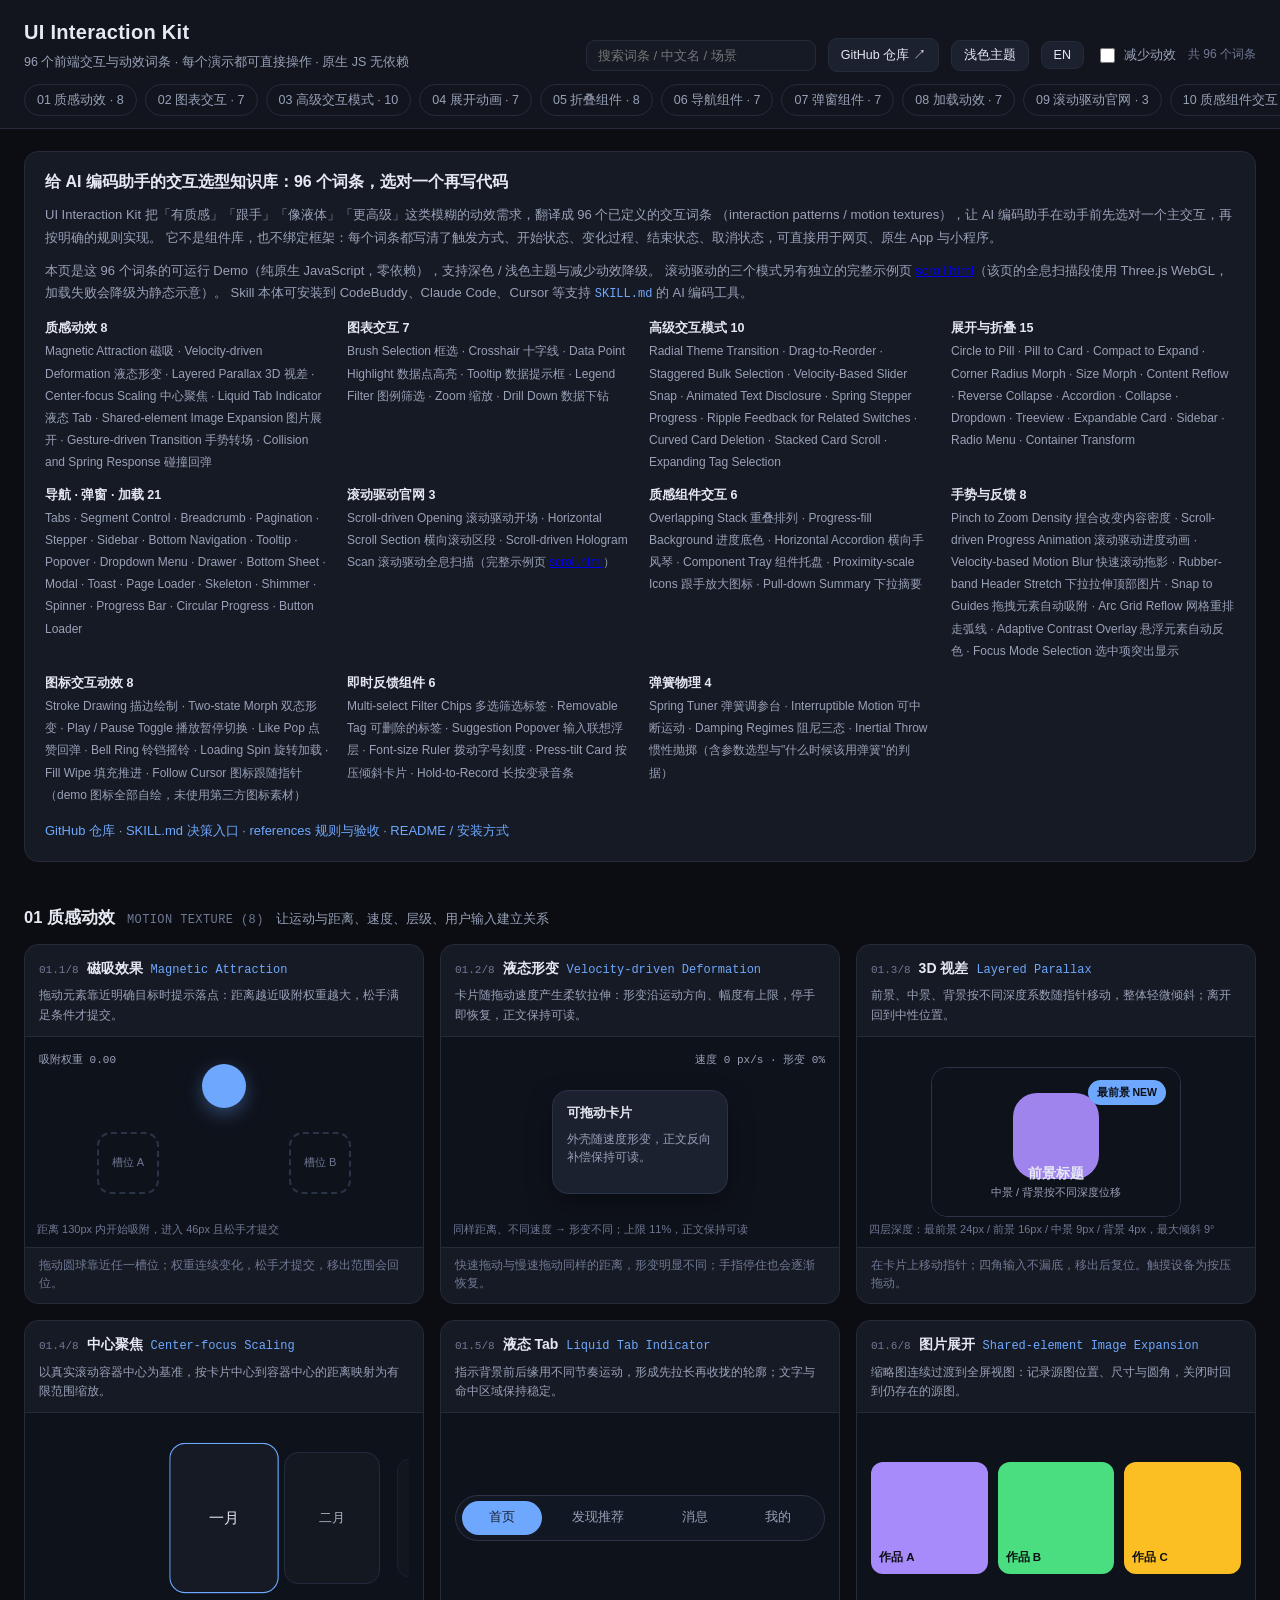
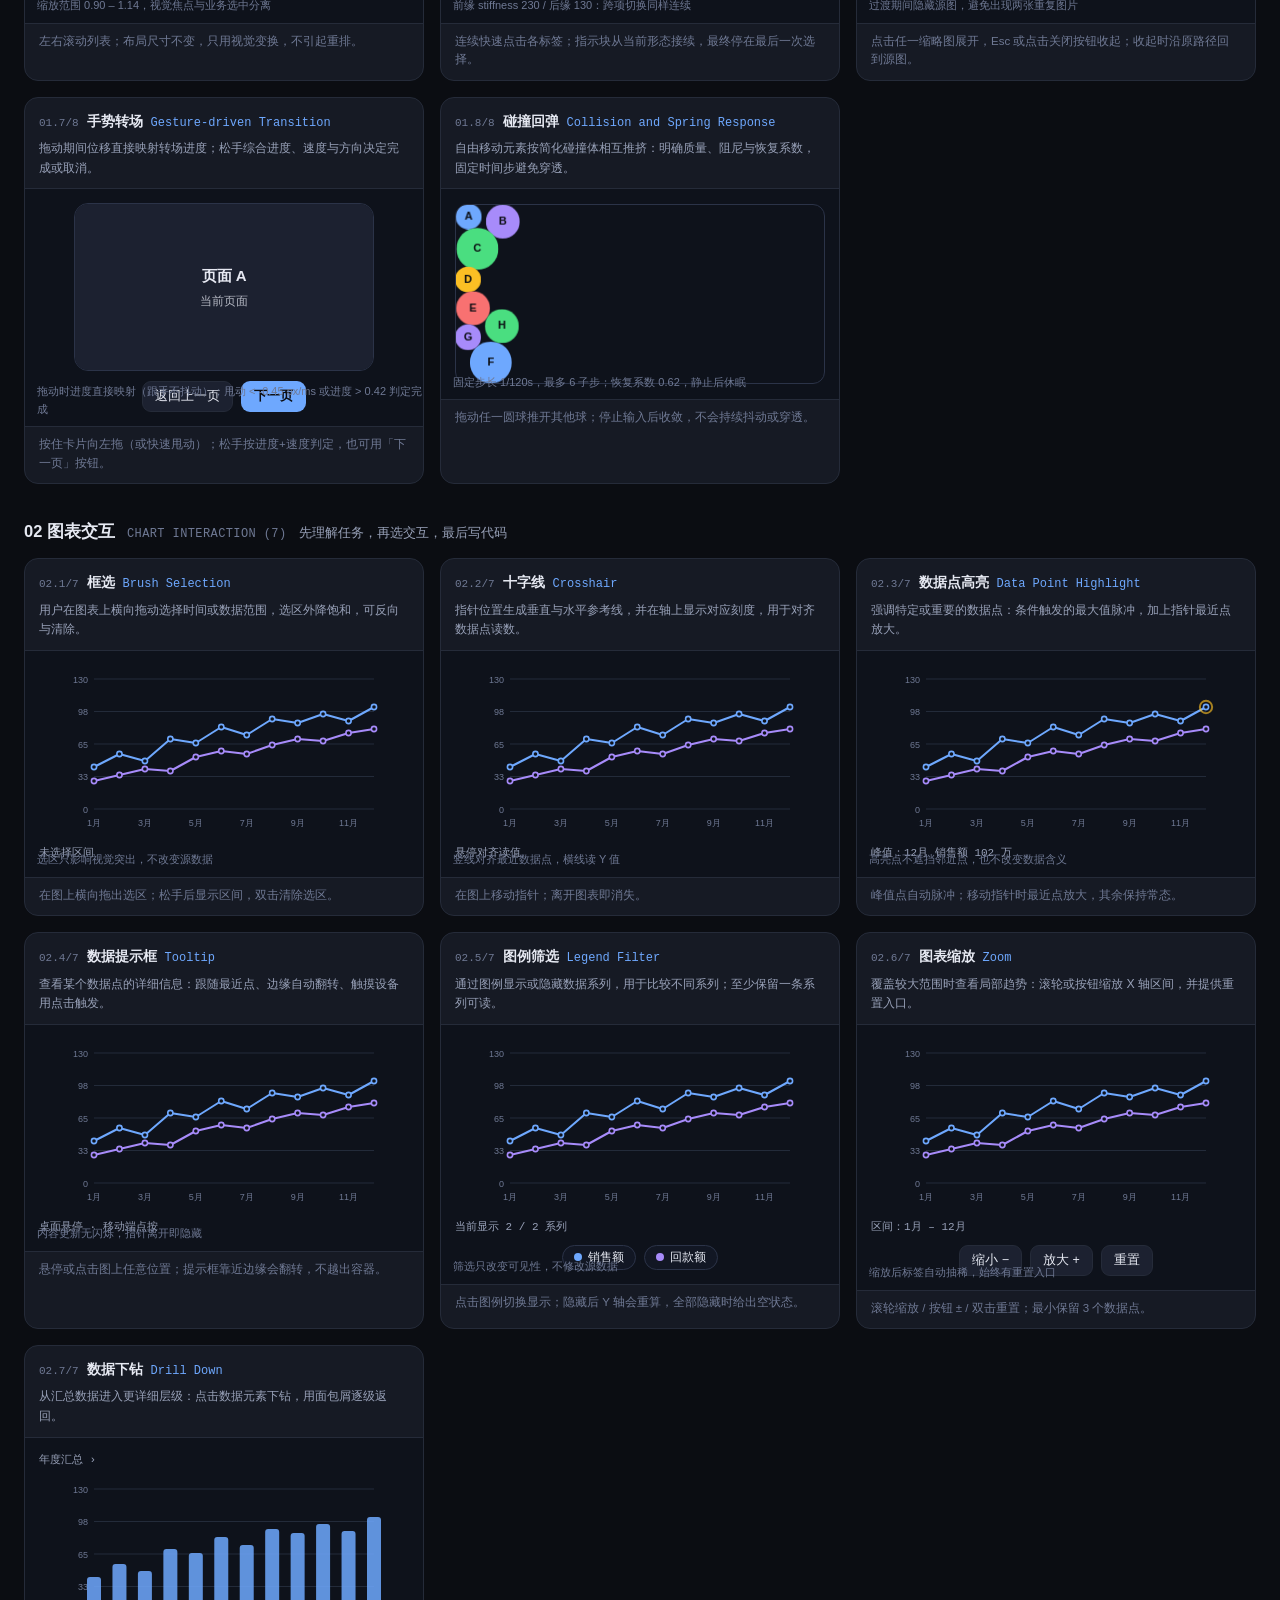
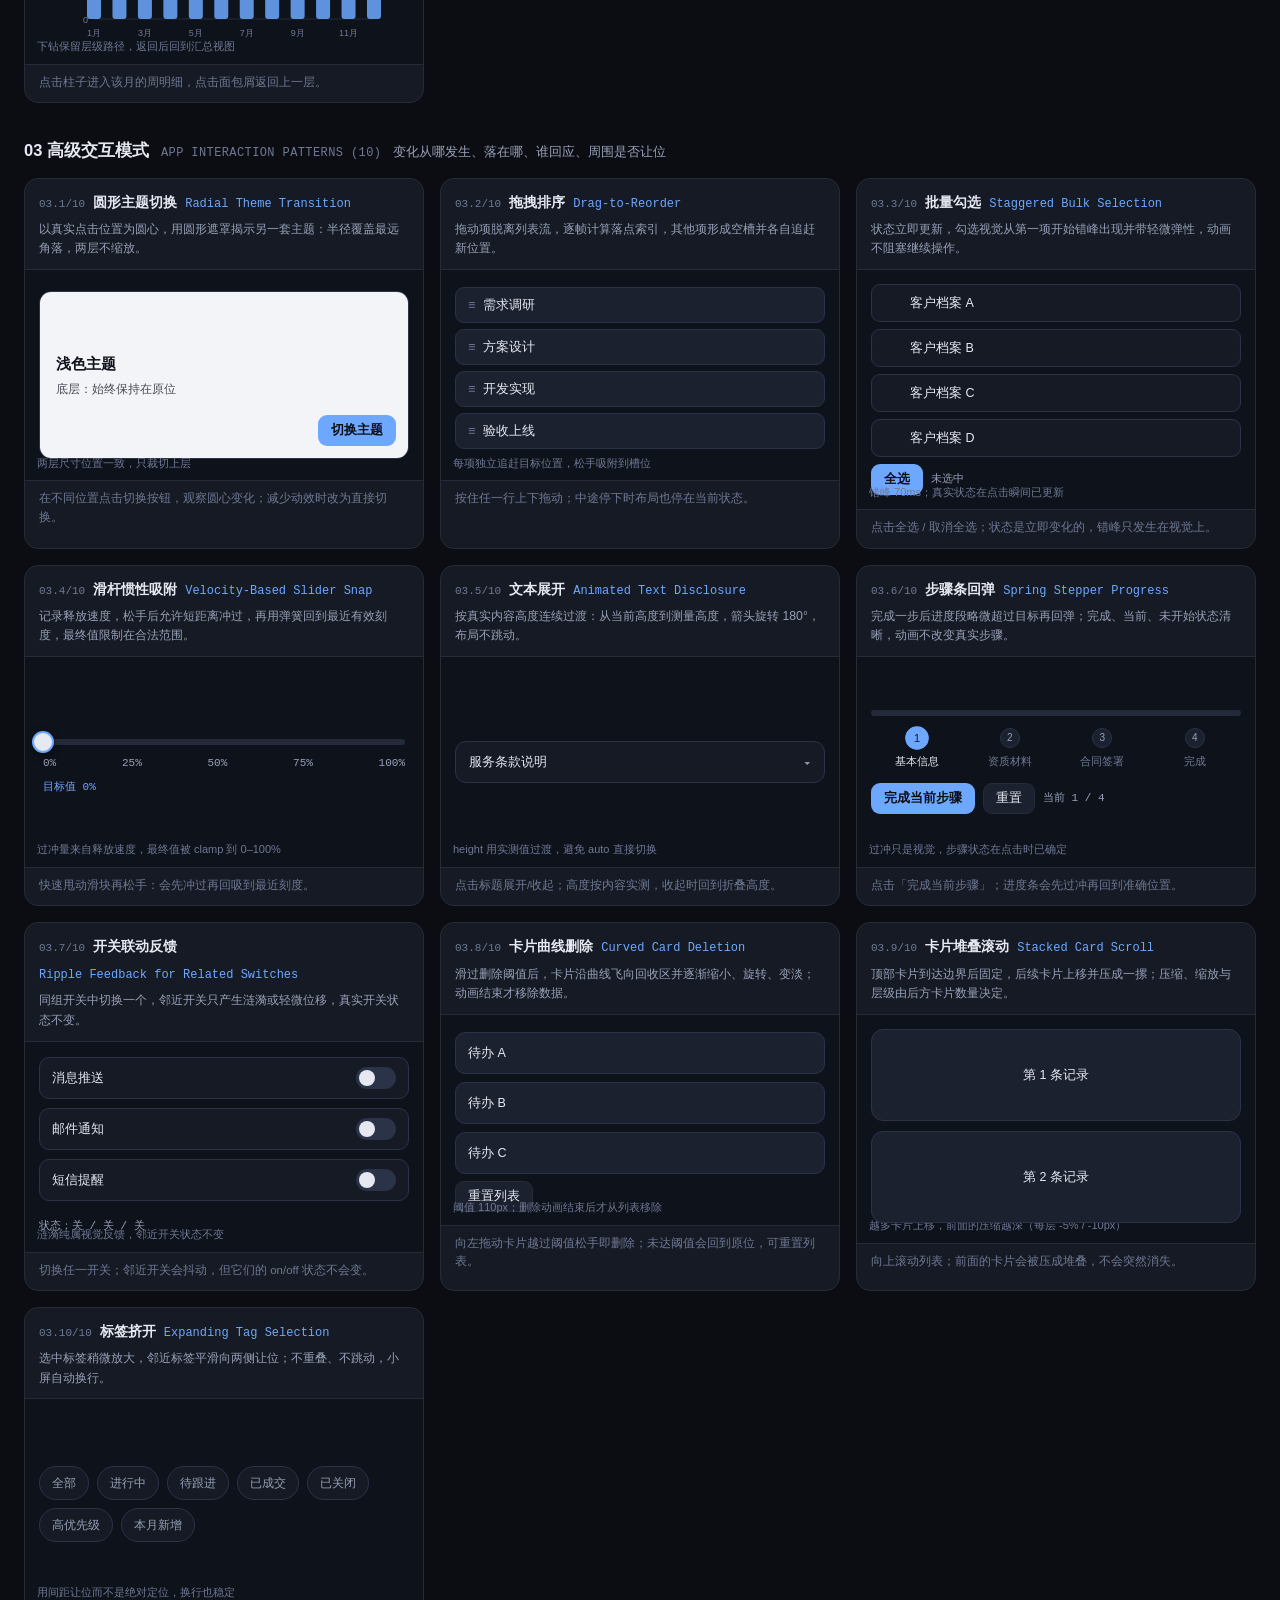
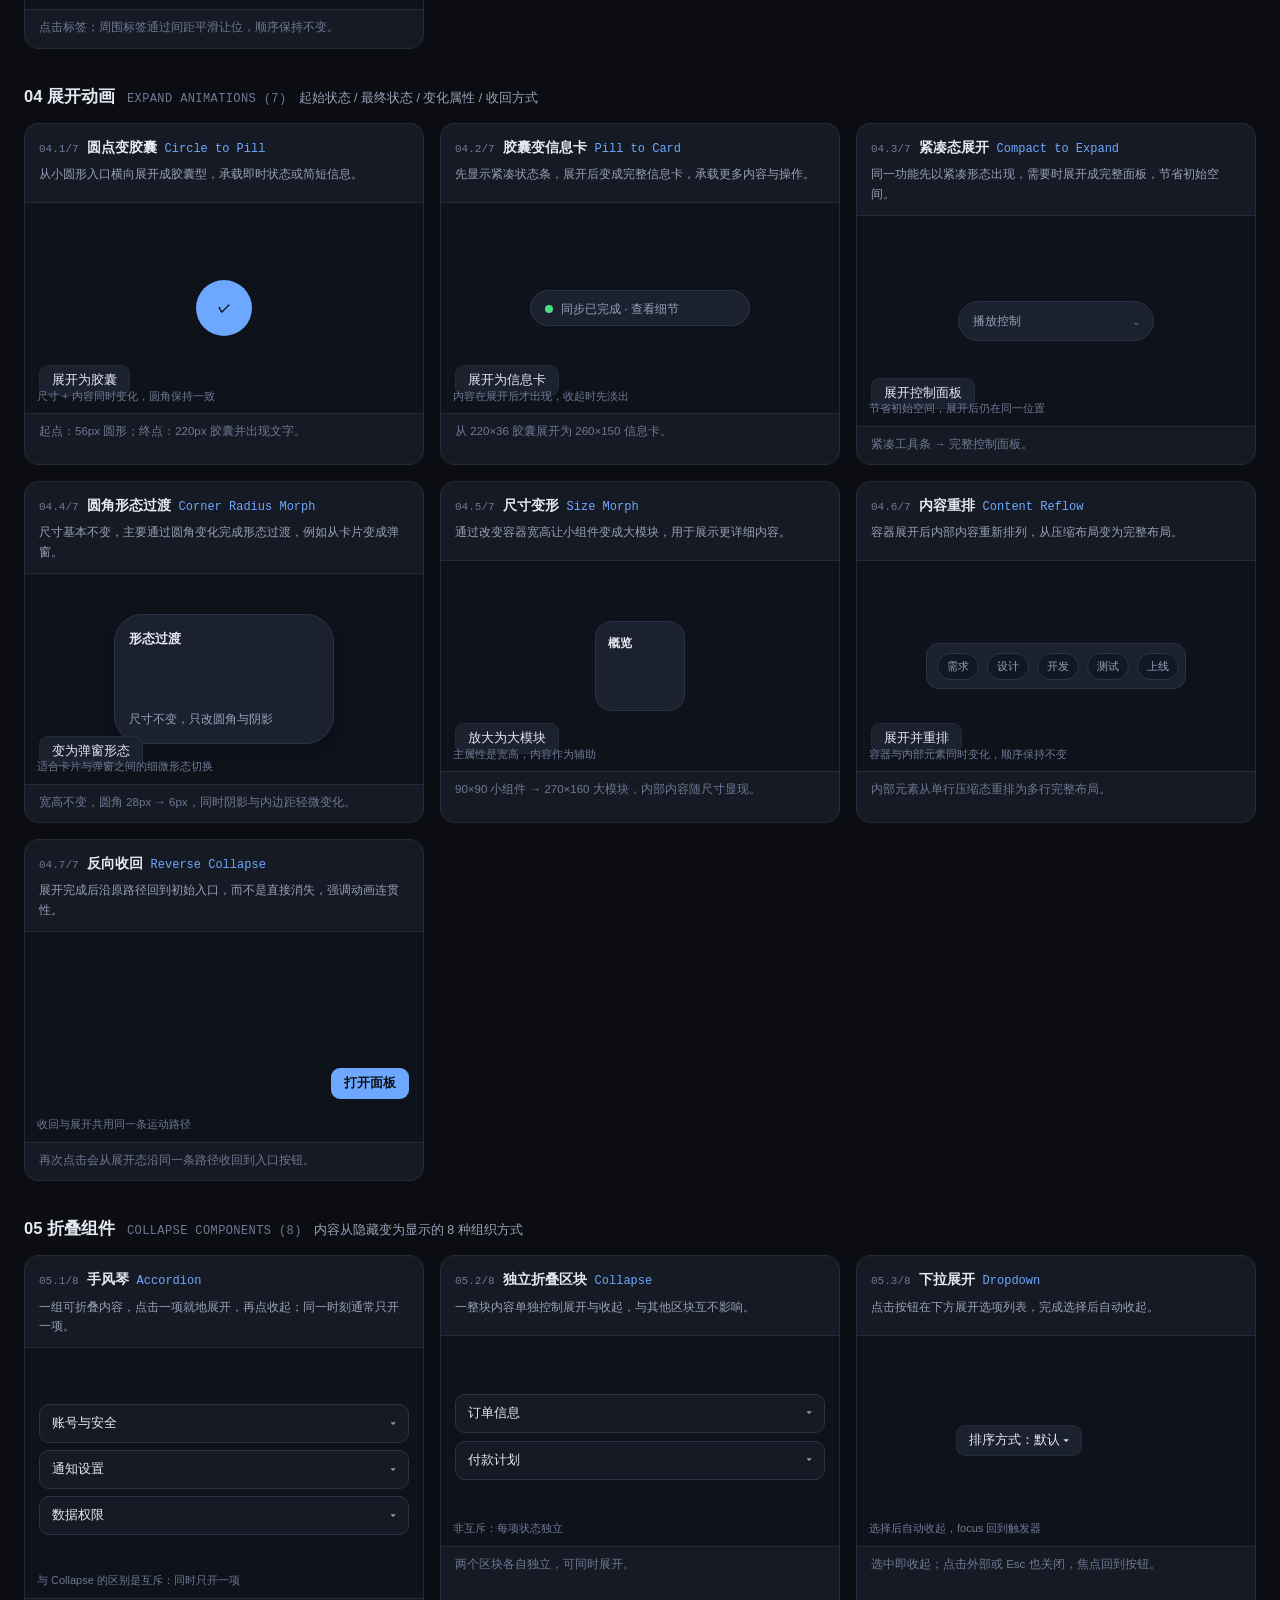
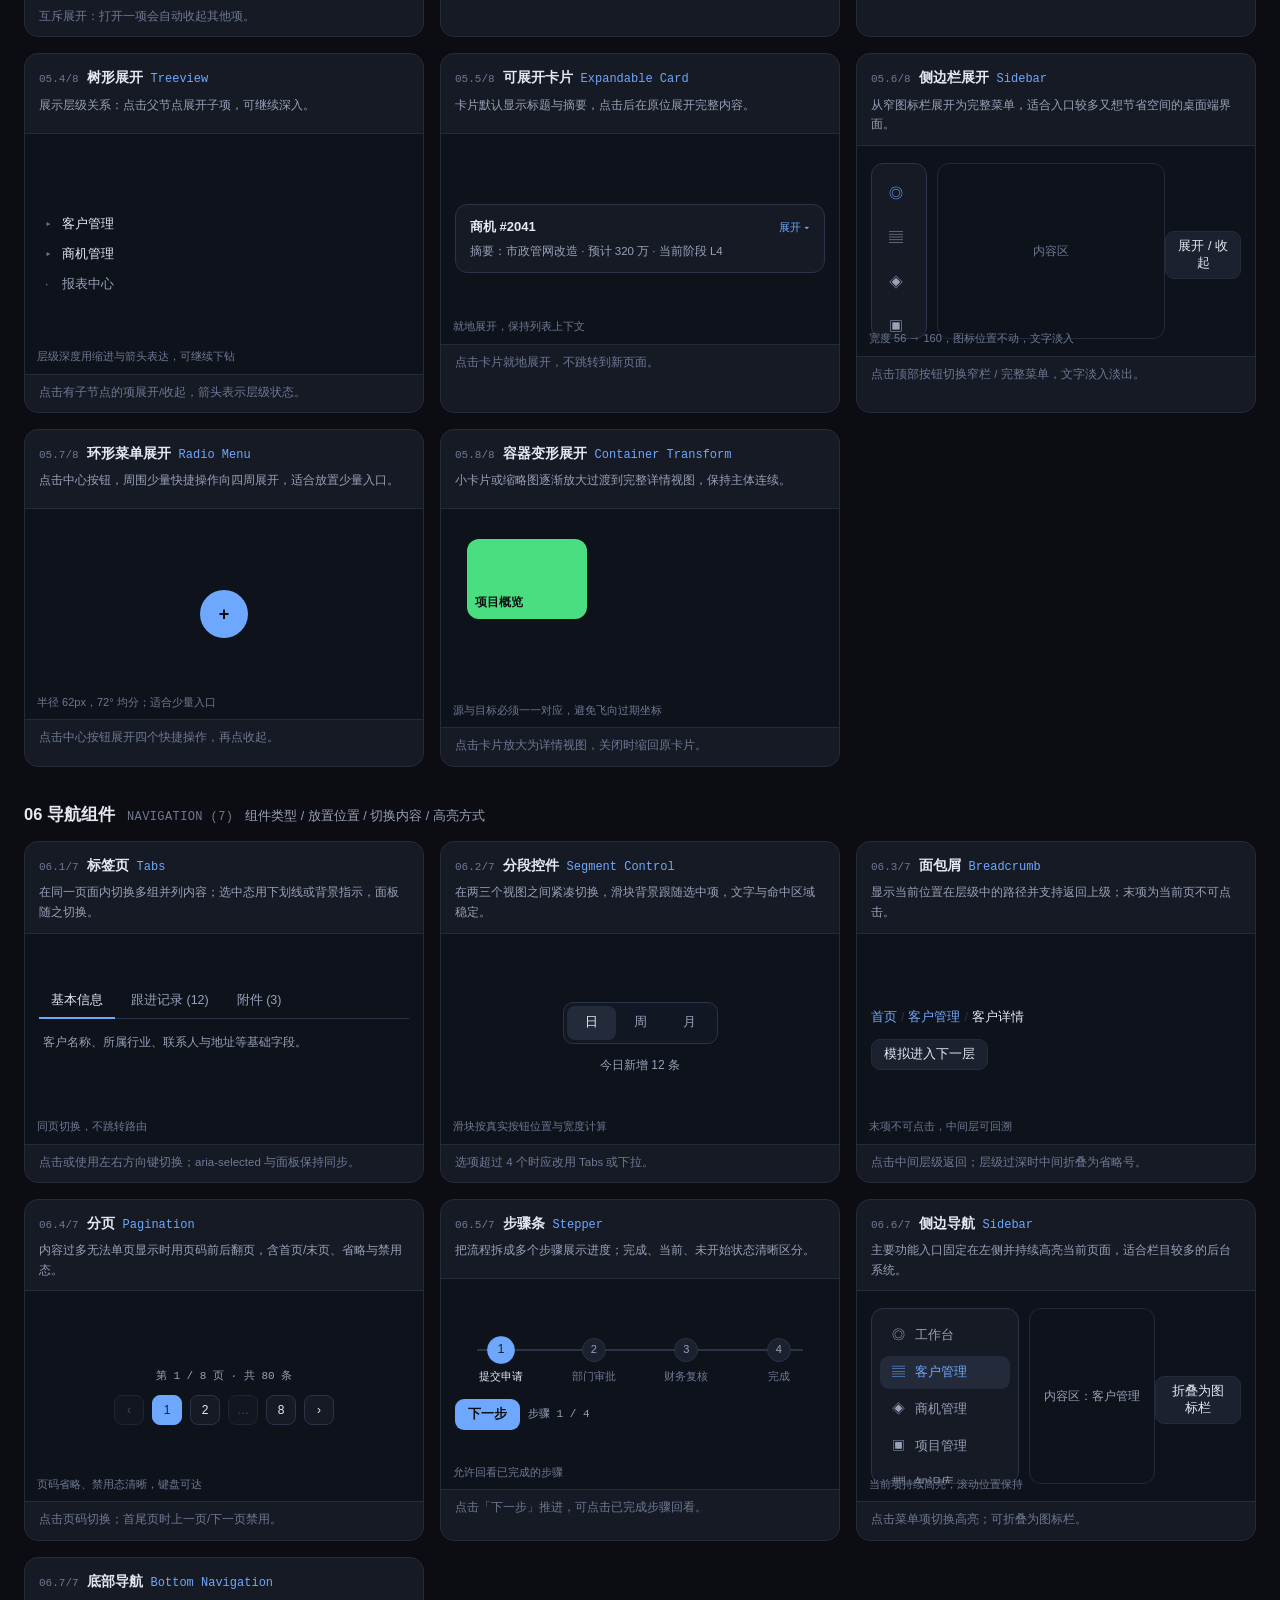
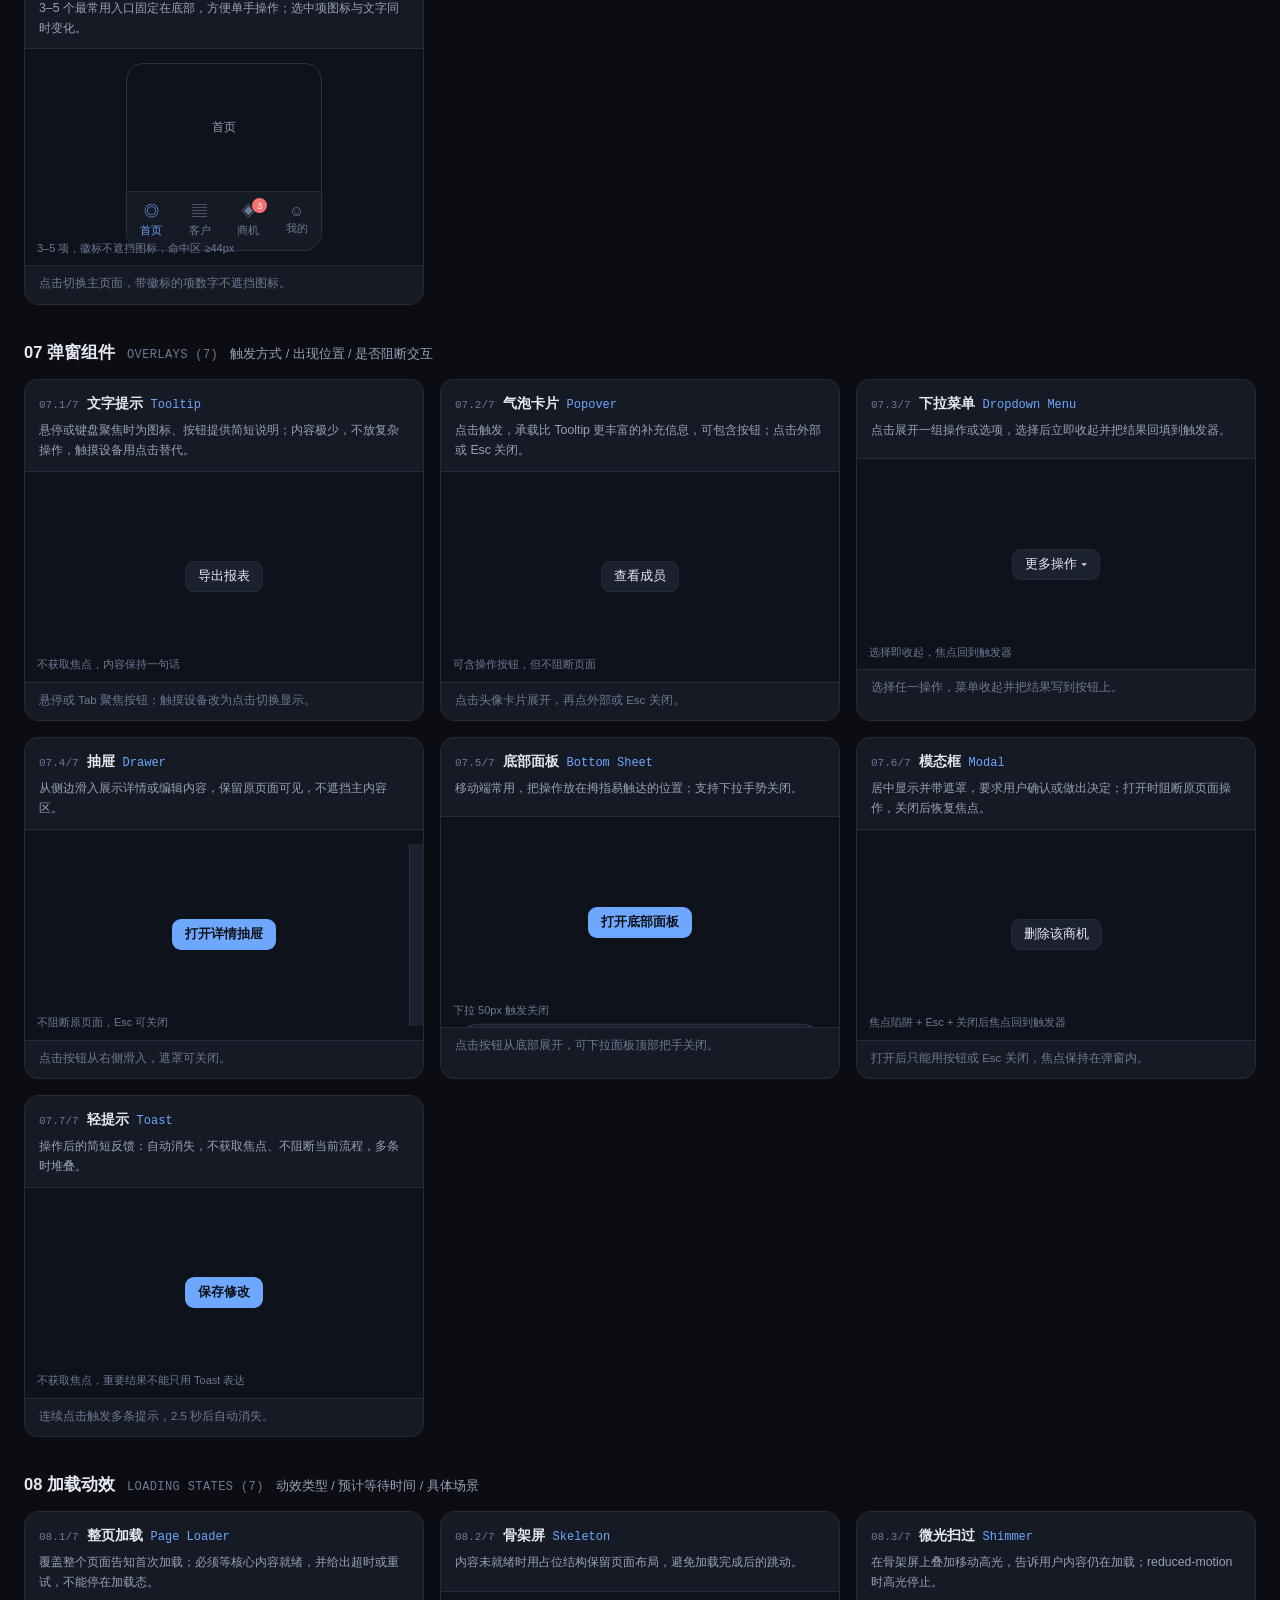
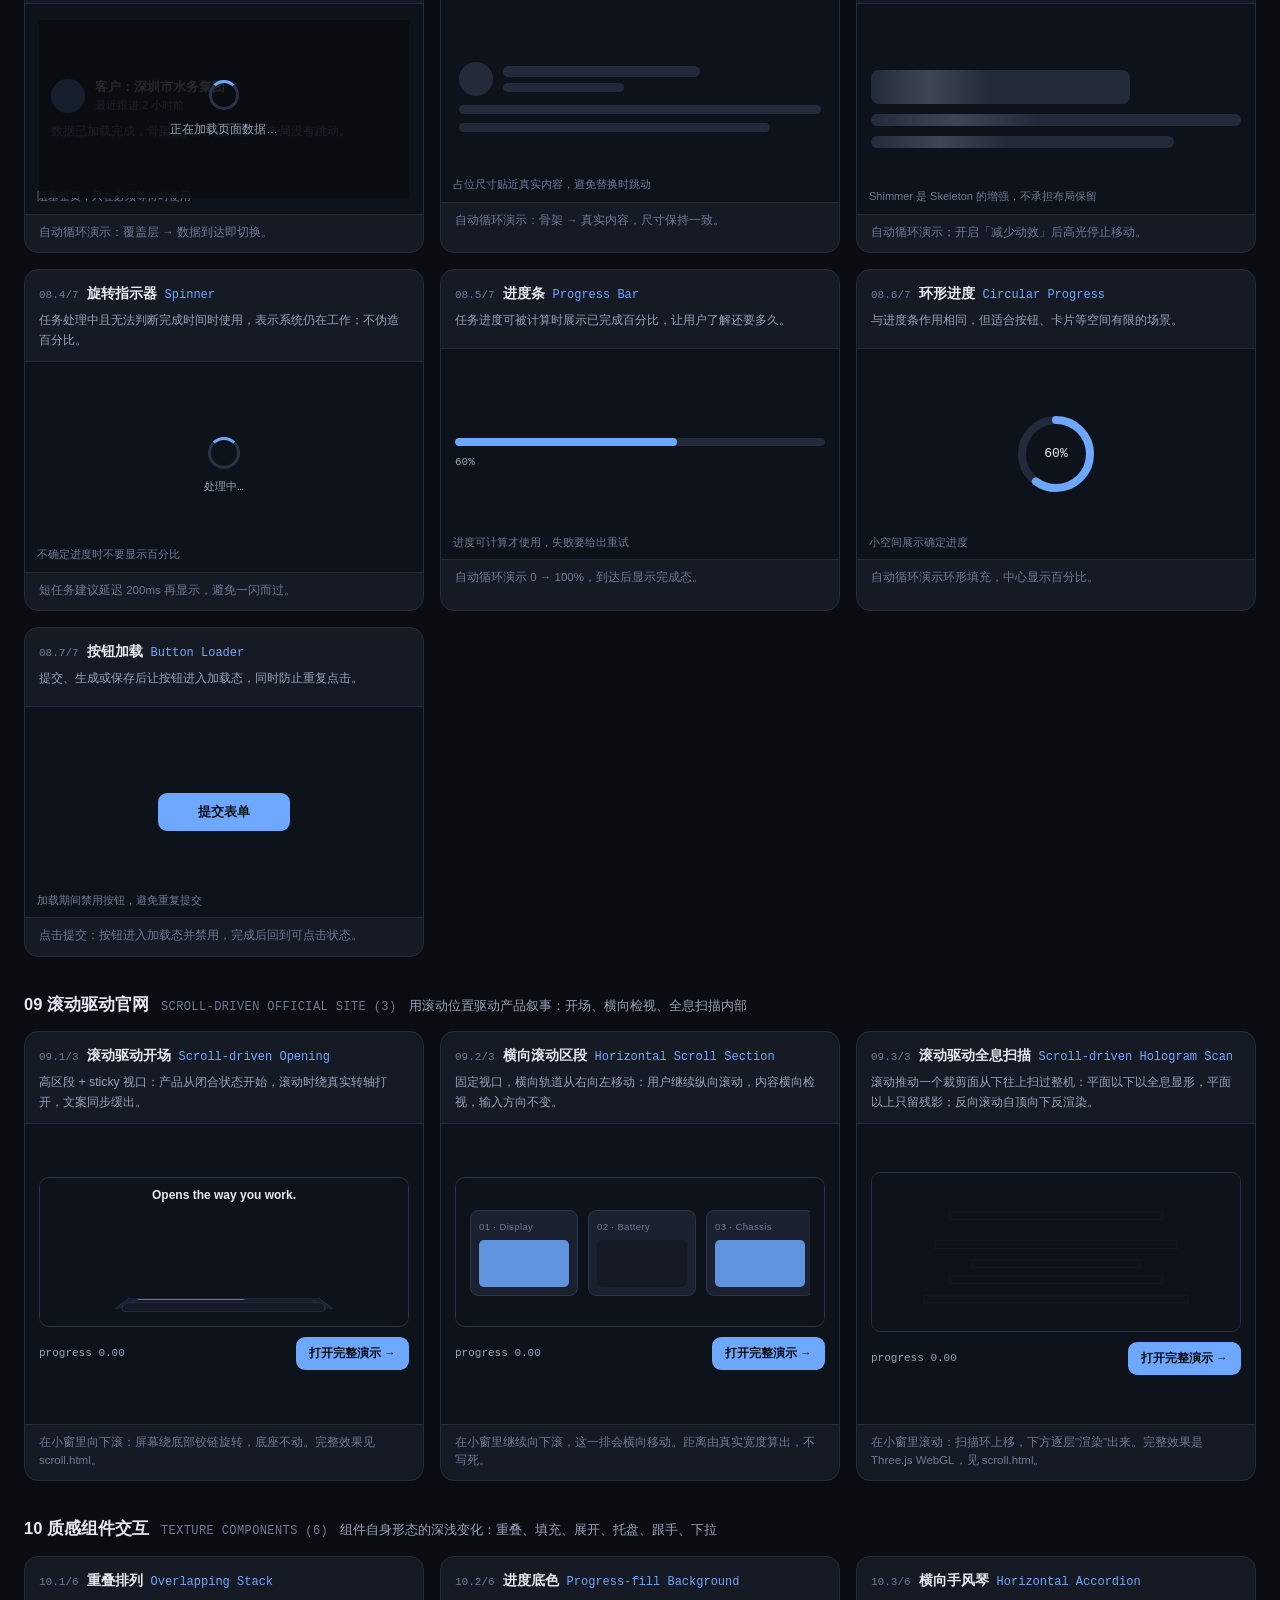
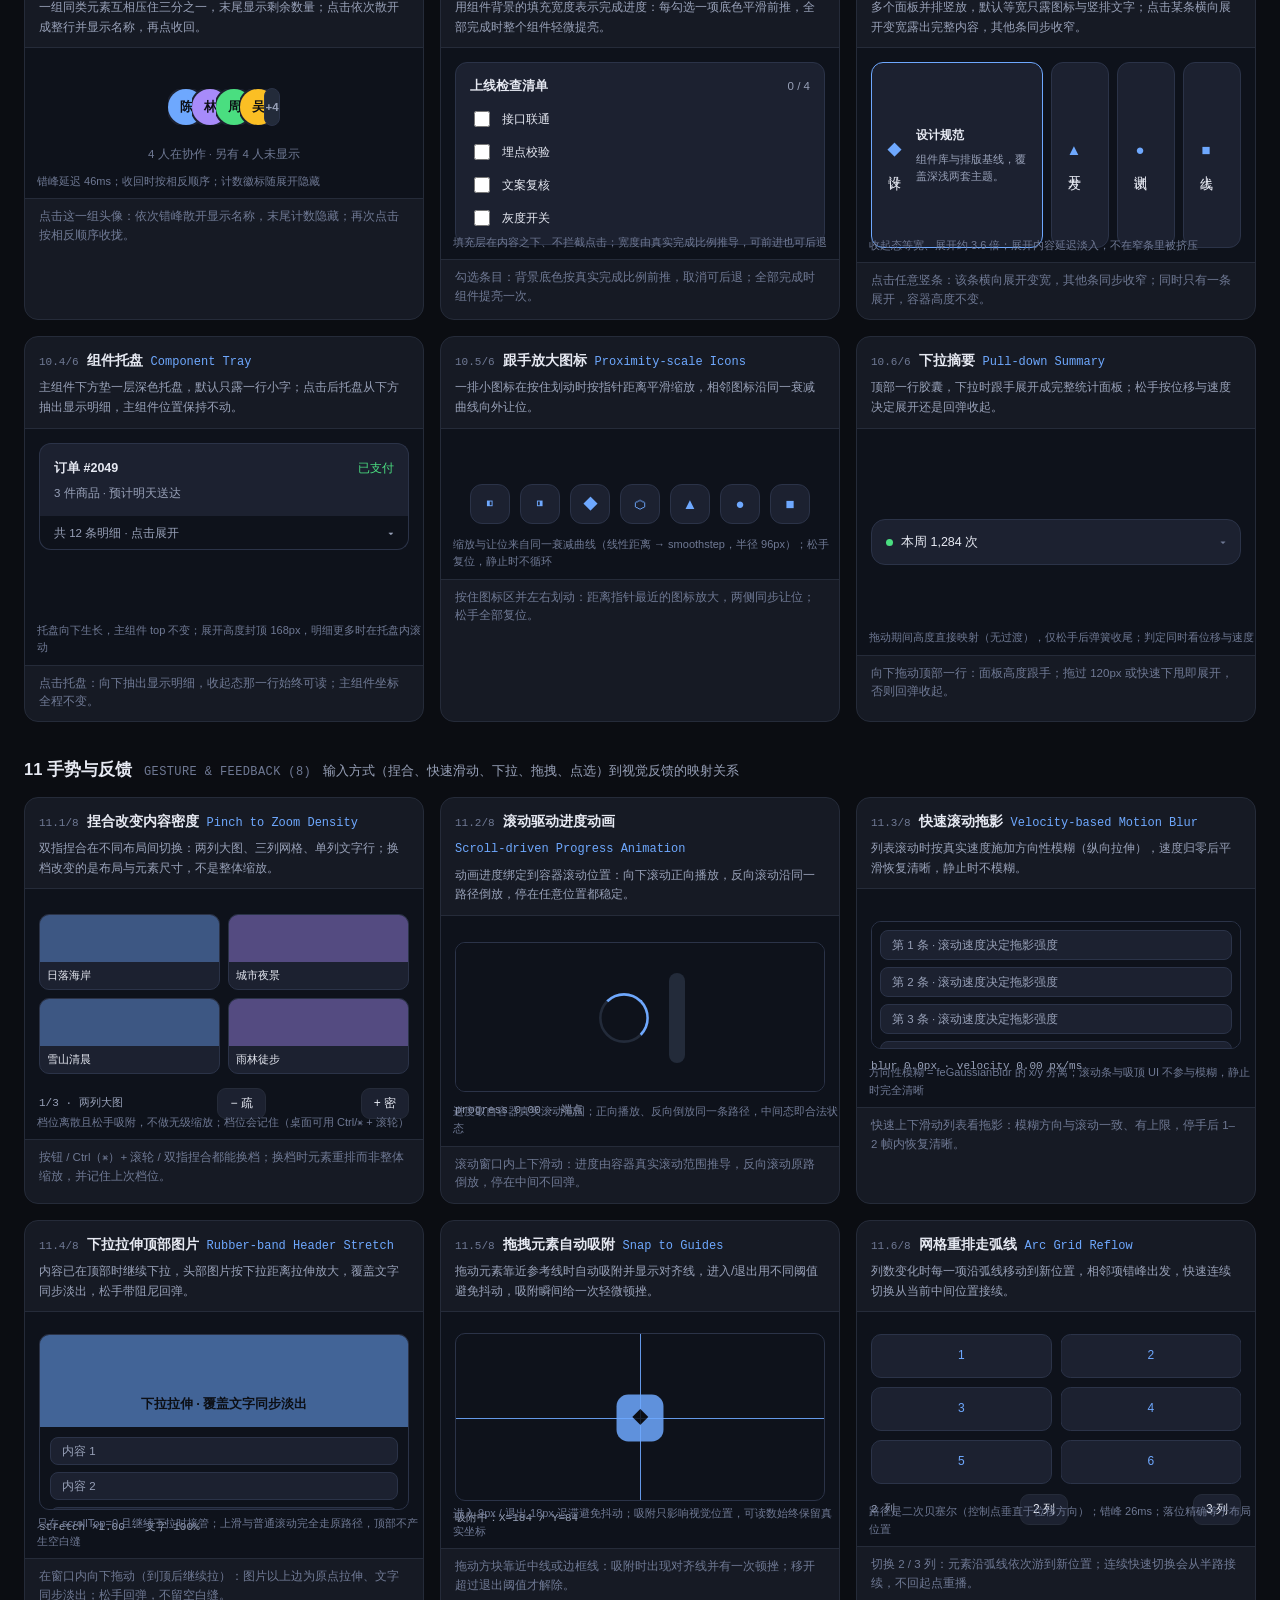
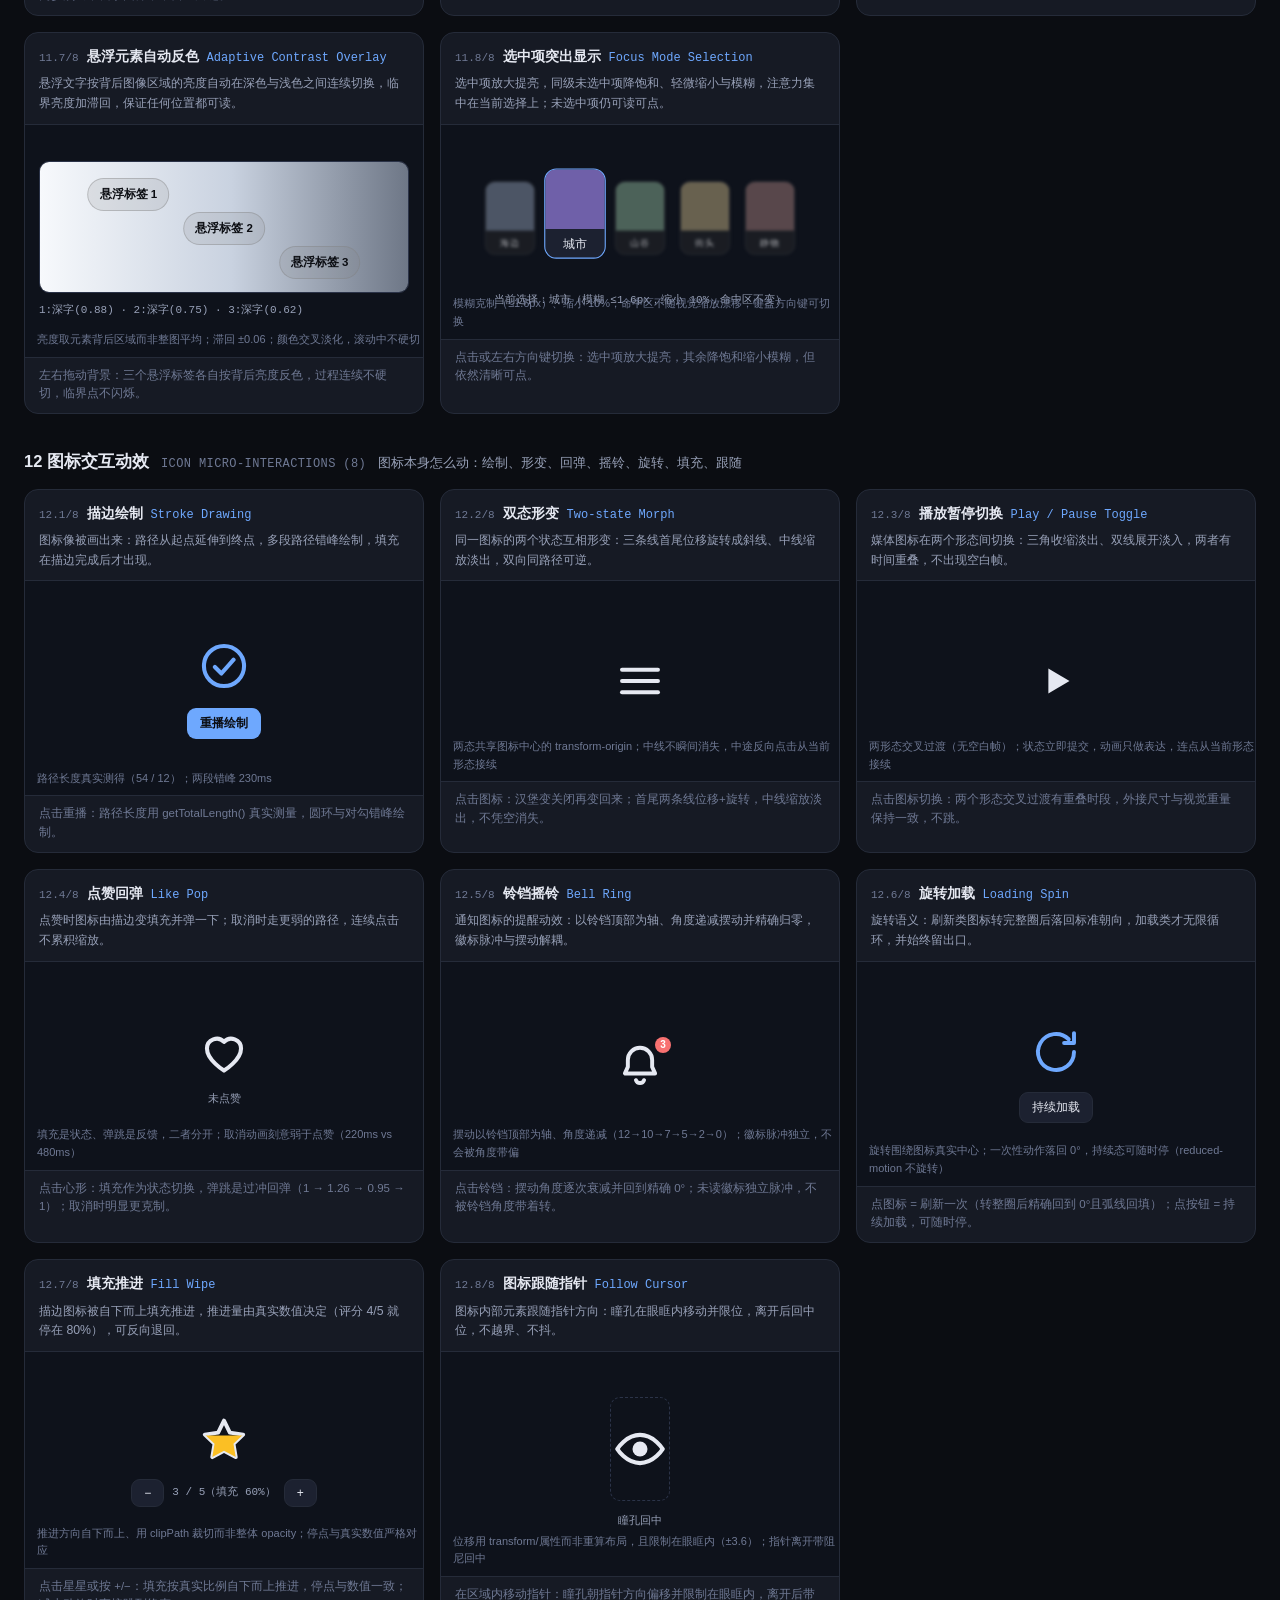
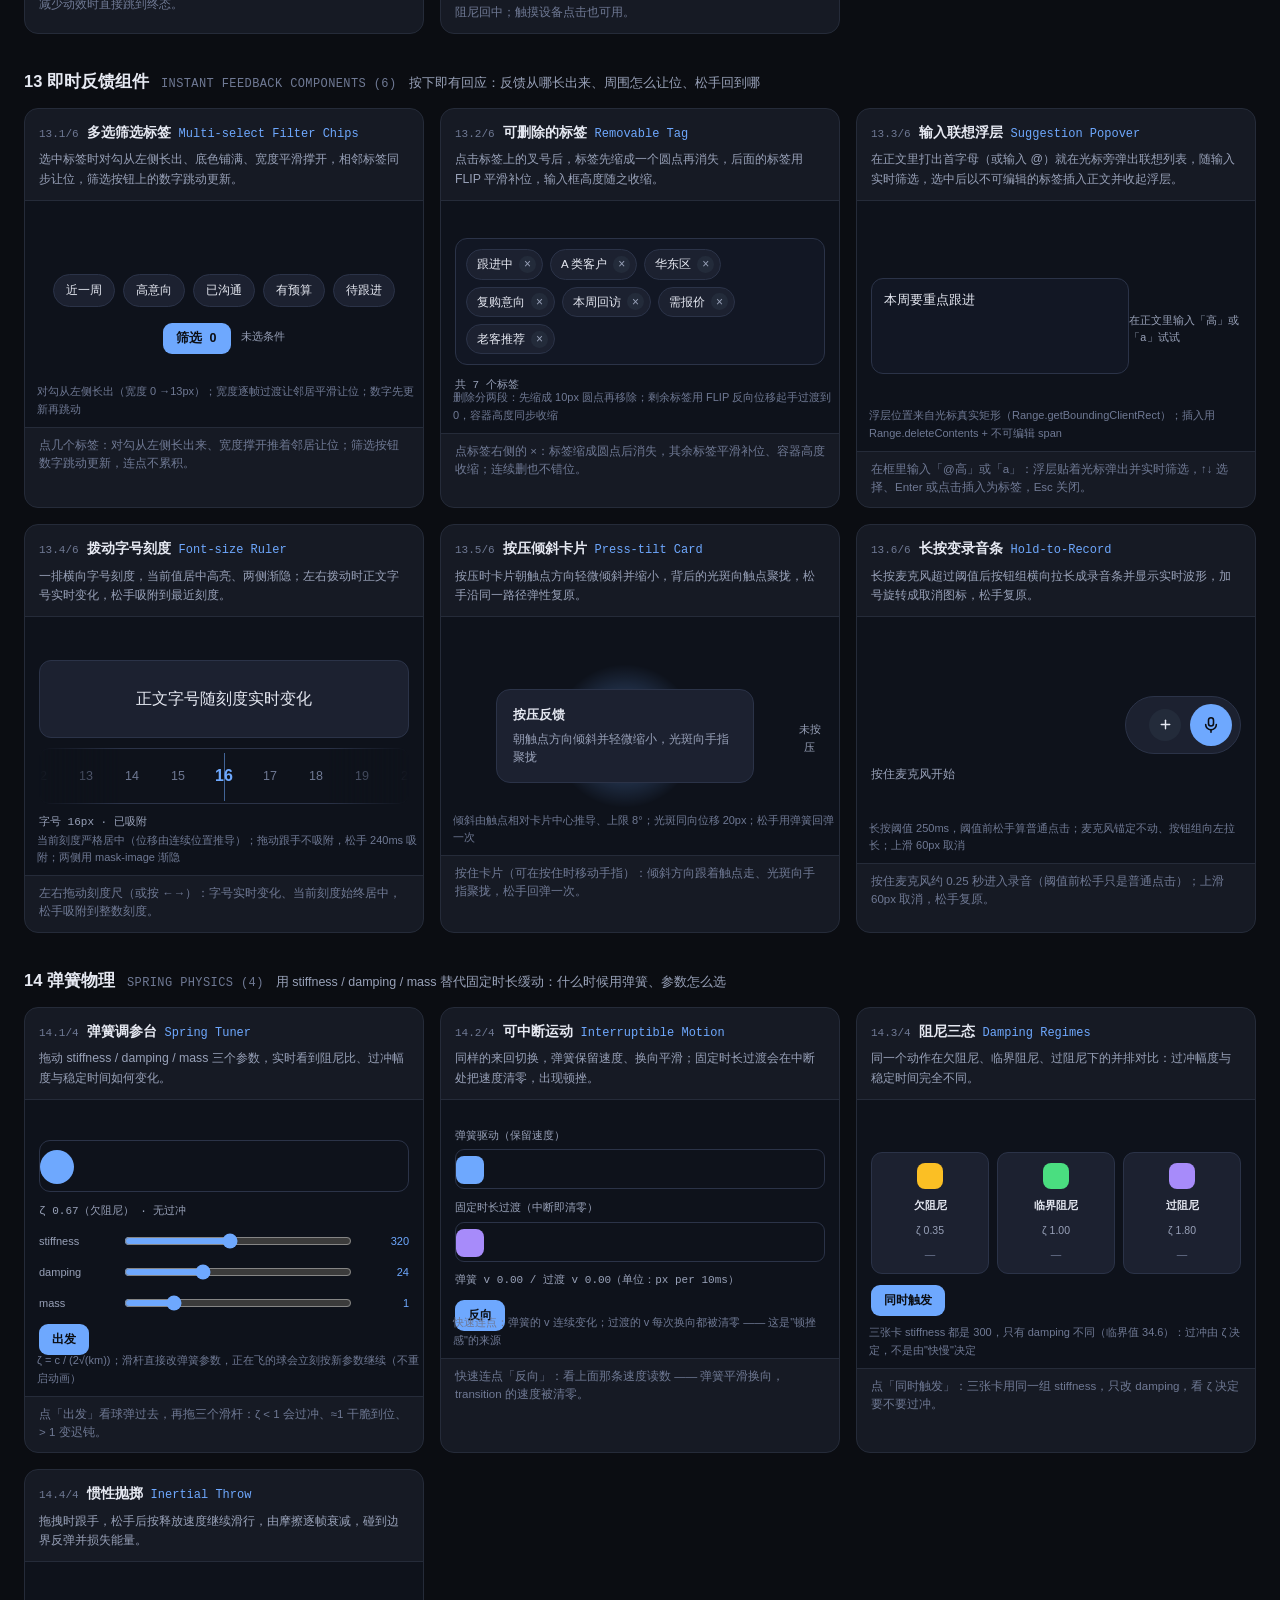
<file: assets/showcase/index.html>
<!DOCTYPE html>
<html lang="zh-CN" data-lang="zh">
<head>
<meta charset="UTF-8">
<meta name="viewport" content="width=device-width, initial-scale=1">
<title>UI Interaction Kit · 96 Front-end Interaction Patterns &amp; Motion Prompts for AI Coding Agents</title>
<meta name="description" content="96 个前端交互与动效词条的可运行 Demo：磁吸 Magnetic Attraction、液态形变 Velocity-driven Deformation、3D 视差 Layered Parallax、液态 Tab Liquid Tab Indicator、手势转场 Gesture-driven Transition、重叠排列、进度底色、横向手风琴、组件托盘、下拉摘要、捏合改变内容密度、快速滚动拖影、下拉拉伸顶部图片、拖拽吸附参考线、网格弧线重排、悬浮元素自动反色、选中项焦点模式、图标描边绘制、图标双态形变、点赞回弹、铃铛摇铃、旋转加载、填充推进、图标跟随指针、多选筛选标签、可删除标签、输入联想浮层、拨动字号刻度、按压倾斜卡片、长按变录音条、弹簧物理调参、可中断运动、阻尼三态、惯性抛掷、图表交互、加载动效……为 AI 编码助手（CodeBuddy / Claude Code / Cursor）提供交互选型规则与英文 Copyable prompt。">
<meta name="keywords" content="UI interaction, motion design, micro interaction, magnetic attraction, liquid tab, 3D parallax, gesture transition, chart interaction, loading skeleton, design system, prompt library, AI coding agent, CodeBuddy skill, Claude Code skill, Cursor, frontend animation, 前端交互, 动效, 交互选型">
<meta name="author" content="ChangerXu">
<link rel="canonical" href="https://alphaxe-hub.github.io/ui-interaction-kit/">
<meta name="robots" content="index,follow">

<meta property="og:type" content="website">
<meta property="og:site_name" content="UI Interaction Kit">
<meta property="og:title" content="UI Interaction Kit · 96 Front-end Interaction Patterns">
<meta property="og:description" content="给 AI 编码助手的交互选型知识库：96 个词条、可运行 Demo、英文 Copyable prompt。">
<meta property="og:url" content="https://alphaxe-hub.github.io/ui-interaction-kit/">
<meta property="og:image" content="https://raw.githubusercontent.com/AlphaXe-Hub/ui-interaction-kit/main/docs/demo-overview.png">
<meta property="og:locale" content="zh_CN">
<meta property="og:locale:alternate" content="en_US">
<meta name="twitter:card" content="summary_large_image">
<meta name="twitter:title" content="UI Interaction Kit · 96 Front-end Interaction Patterns">
<meta name="twitter:description" content="A selection-and-implementation knowledge base for front-end interactions: 96 entries, runnable demo, English copyable prompts.">
<meta name="twitter:image" content="https://raw.githubusercontent.com/AlphaXe-Hub/ui-interaction-kit/main/docs/demo-overview.png">

<link rel="stylesheet" href="styles.css">
<script src="core.js"></script>
<script type="application/ld+json">
{
  "@context": "https://schema.org",
  "@type": "SoftwareSourceCode",
  "name": "UI Interaction Kit",
  "alternateName": "ui-interaction-kit",
  "description": "A selection-and-implementation knowledge base for front-end interactions: 96 interaction and motion patterns with copyable prompts and a runnable demo, built for AI coding agents.",
  "codeRepository": "https://github.com/AlphaXe-Hub/ui-interaction-kit",
  "url": "https://alphaxe-hub.github.io/ui-interaction-kit/",
  "programmingLanguage": "JavaScript",
  "license": "https://opensource.org/licenses/MIT",
  "author": { "@type": "Person", "name": "ChangerXu" },
  "inLanguage": ["zh-CN", "en"],
  "keywords": "UI interaction, motion design, micro interaction, prompt library, AI coding agent"
}
</script>
</head>
<body>
<header class="topbar">
  <div class="topbar-main">
    <div class="titles">
      <h1>UI Interaction Kit</h1>
      <p id="subtitle">61 个前端交互与动效词条 · 每个演示都可直接操作 · 原生 JS 无依赖</p>
    </div>
    <div class="controls">
      <input id="search" type="search" placeholder="搜索词条 / 中文名 / 场景" autocomplete="off">
      <a class="d-btn gh-link" id="gh-link" href="https://github.com/AlphaXe-Hub/ui-interaction-kit" target="_blank" rel="noopener">GitHub 仓库 ↗</a>
      <button class="d-btn" id="theme" type="button">浅色主题</button>
      <button class="d-btn" id="lang" type="button">EN</button>
      <label class="switch">
        <input type="checkbox" id="reduced">
        <span id="reduced-label">减少动效</span>
      </label>
      <span class="count" id="count"></span>
    </div>
  </div>
  <nav class="catnav" id="catnav"></nav>
</header>

<section class="intro i-zh">
  <h2>给 AI 编码助手的交互选型知识库：96 个词条，选对一个再写代码</h2>
  <p>
    UI Interaction Kit 把「有质感」「跟手」「像液体」「更高级」这类模糊的动效需求，翻译成 96 个已定义的交互词条
    （interaction patterns / motion textures），让 AI 编码助手在动手前先选对一个主交互，再按明确的规则实现。
    它不是组件库，也不绑定框架：每个词条都写清了触发方式、开始状态、变化过程、结束状态、取消状态，可直接用于网页、原生 App 与小程序。
  </p>
  <p>
    本页是这 96 个词条的可运行 Demo（纯原生 JavaScript，零依赖），支持深色 / 浅色主题与减少动效降级。
    滚动驱动的三个模式另有独立的完整示例页 <a href="./scroll.html">scroll.html</a>（该页的全息扫描段使用 Three.js WebGL，加载失败会降级为静态示意）。
    Skill 本体可安装到 CodeBuddy、Claude Code、Cursor 等支持 <code>SKILL.md</code> 的 AI 编码工具。
  </p>
  <div class="intro-cols">
    <div><strong>质感动效 8</strong><br>Magnetic Attraction 磁吸 · Velocity-driven Deformation 液态形变 · Layered Parallax 3D 视差 · Center-focus Scaling 中心聚焦 · Liquid Tab Indicator 液态 Tab · Shared-element Image Expansion 图片展开 · Gesture-driven Transition 手势转场 · Collision and Spring Response 碰撞回弹</div>
    <div><strong>图表交互 7</strong><br>Brush Selection 框选 · Crosshair 十字线 · Data Point Highlight 数据点高亮 · Tooltip 数据提示框 · Legend Filter 图例筛选 · Zoom 缩放 · Drill Down 数据下钻</div>
    <div><strong>高级交互模式 10</strong><br>Radial Theme Transition · Drag-to-Reorder · Staggered Bulk Selection · Velocity-Based Slider Snap · Animated Text Disclosure · Spring Stepper Progress · Ripple Feedback for Related Switches · Curved Card Deletion · Stacked Card Scroll · Expanding Tag Selection</div>
    <div><strong>展开与折叠 15</strong><br>Circle to Pill · Pill to Card · Compact to Expand · Corner Radius Morph · Size Morph · Content Reflow · Reverse Collapse · Accordion · Collapse · Dropdown · Treeview · Expandable Card · Sidebar · Radio Menu · Container Transform</div>
    <div><strong>导航 · 弹窗 · 加载 21</strong><br>Tabs · Segment Control · Breadcrumb · Pagination · Stepper · Sidebar · Bottom Navigation · Tooltip · Popover · Dropdown Menu · Drawer · Bottom Sheet · Modal · Toast · Page Loader · Skeleton · Shimmer · Spinner · Progress Bar · Circular Progress · Button Loader</div>
    <div><strong>滚动驱动官网 3</strong><br>Scroll-driven Opening 滚动驱动开场 · Horizontal Scroll Section 横向滚动区段 · Scroll-driven Hologram Scan 滚动驱动全息扫描（完整示例页 <a href="./scroll.html">scroll.html</a>）</div>
    <div><strong>质感组件交互 6</strong><br>Overlapping Stack 重叠排列 · Progress-fill Background 进度底色 · Horizontal Accordion 横向手风琴 · Component Tray 组件托盘 · Proximity-scale Icons 跟手放大图标 · Pull-down Summary 下拉摘要</div>
    <div><strong>手势与反馈 8</strong><br>Pinch to Zoom Density 捏合改变内容密度 · Scroll-driven Progress Animation 滚动驱动进度动画 · Velocity-based Motion Blur 快速滚动拖影 · Rubber-band Header Stretch 下拉拉伸顶部图片 · Snap to Guides 拖拽元素自动吸附 · Arc Grid Reflow 网格重排走弧线 · Adaptive Contrast Overlay 悬浮元素自动反色 · Focus Mode Selection 选中项突出显示</div>
    <div><strong>图标交互动效 8</strong><br>Stroke Drawing 描边绘制 · Two-state Morph 双态形变 · Play / Pause Toggle 播放暂停切换 · Like Pop 点赞回弹 · Bell Ring 铃铛摇铃 · Loading Spin 旋转加载 · Fill Wipe 填充推进 · Follow Cursor 图标跟随指针（demo 图标全部自绘，未使用第三方图标素材）</div>
    <div><strong>即时反馈组件 6</strong><br>Multi-select Filter Chips 多选筛选标签 · Removable Tag 可删除的标签 · Suggestion Popover 输入联想浮层 · Font-size Ruler 拨动字号刻度 · Press-tilt Card 按压倾斜卡片 · Hold-to-Record 长按变录音条</div>
    <div><strong>弹簧物理 4</strong><br>Spring Tuner 弹簧调参台 · Interruptible Motion 可中断运动 · Damping Regimes 阻尼三态 · Inertial Throw 惯性抛掷（含参数选型与"什么时候该用弹簧"的判据）</div>
  </div>
  <p class="intro-links">
    <a href="https://github.com/AlphaXe-Hub/ui-interaction-kit" target="_blank" rel="noopener">GitHub 仓库</a> ·
    <a href="https://github.com/AlphaXe-Hub/ui-interaction-kit/blob/main/SKILL.md" target="_blank" rel="noopener">SKILL.md 决策入口</a> ·
    <a href="https://github.com/AlphaXe-Hub/ui-interaction-kit/tree/main/references" target="_blank" rel="noopener">references 规则与验收</a> ·
    <a href="https://github.com/AlphaXe-Hub/ui-interaction-kit#readme" target="_blank" rel="noopener">README / 安装方式</a>
  </p>
</section>

<section class="intro i-en">
  <h2>UI Interaction Kit: 96 front-end interaction patterns — pick the right one before writing code</h2>
  <p>
    UI Interaction Kit turns vague motion requests — "make it feel snappier", "follow my finger", "like liquid" —
    into 96 well-defined interaction patterns (motion textures, chart interactions, app patterns, overlays, loading states, scroll-driven scenes, texture components, gesture feedback, icon micro-interactions, instant feedback components, spring physics),
    so an AI coding assistant chooses one primary interaction before touching the code. It is not a component library
    and it is framework-agnostic: every entry documents its trigger, start state, motion, end state and cancel state,
    and applies to the web, native apps and mini programs alike.
  </p>
  <p>
    This page is the runnable demo for all 96 entries (vanilla JavaScript, zero dependencies) with dark / light themes
    and a reduced-motion fallback. The Skill itself installs into CodeBuddy, Claude Code, Cursor and any other AI coding
    tool that supports <code>SKILL.md</code>. The three scroll-driven patterns have their own full-length example page,
    <a href="./scroll.html">scroll.html</a> (its hologram-scan section uses Three.js WebGL and falls back to a static
    drawing if that fails to load).
  </p>
  <div class="intro-cols">
    <div><strong>Motion Texture (8)</strong><br>Magnetic Attraction · Velocity-driven Deformation · Layered Parallax · Center-focus Scaling · Liquid Tab Indicator · Shared-element Image Expansion · Gesture-driven Transition · Collision and Spring Response</div>
    <div><strong>Chart Interaction (7)</strong><br>Brush Selection · Crosshair · Data Point Highlight · Tooltip · Legend Filter · Zoom · Drill Down</div>
    <div><strong>App Interaction Patterns (10)</strong><br>Radial Theme Transition · Drag-to-Reorder · Staggered Bulk Selection · Velocity-Based Slider Snap · Animated Text Disclosure · Spring Stepper Progress · Ripple Feedback for Related Switches · Curved Card Deletion · Stacked Card Scroll · Expanding Tag Selection</div>
    <div><strong>Expand &amp; Collapse (15)</strong><br>Circle to Pill · Pill to Card · Compact to Expand · Corner Radius Morph · Size Morph · Content Reflow · Reverse Collapse · Accordion · Collapse · Dropdown · Treeview · Expandable Card · Sidebar · Radio Menu · Container Transform</div>
    <div><strong>Navigation · Overlays · Loading (21)</strong><br>Tabs · Segment Control · Breadcrumb · Pagination · Stepper · Sidebar · Bottom Navigation · Tooltip · Popover · Dropdown Menu · Drawer · Bottom Sheet · Modal · Toast · Page Loader · Skeleton · Shimmer · Spinner · Progress Bar · Circular Progress · Button Loader</div>
    <div><strong>Scroll-Driven Official Site (3)</strong><br>Scroll-driven Opening · Horizontal Scroll Section · Scroll-driven Hologram Scan — full example in <a href="./scroll.html">scroll.html</a></div>
    <div><strong>Texture Components (6)</strong><br>Overlapping Stack · Progress-fill Background · Horizontal Accordion · Component Tray · Proximity-scale Icons · Pull-down Summary</div>
    <div><strong>Gesture &amp; Feedback (8)</strong><br>Pinch to Zoom Density · Scroll-driven Progress Animation · Velocity-based Motion Blur · Rubber-band Header Stretch · Snap to Guides · Arc Grid Reflow · Adaptive Contrast Overlay · Focus Mode Selection</div>
    <div><strong>Icon Micro-interactions (8)</strong><br>Stroke Drawing · Two-state Morph · Play / Pause Toggle · Like Pop · Bell Ring · Loading Spin · Fill Wipe · Follow Cursor — all icons drawn from scratch, no third-party icon assets bundled</div>
    <div><strong>Instant Feedback Components (6)</strong><br>Multi-select Filter Chips · Removable Tag · Suggestion Popover · Font-size Ruler · Press-tilt Card · Hold-to-Record</div>
    <div><strong>Spring Physics (4)</strong><br>Spring Tuner · Interruptible Motion · Damping Regimes · Inertial Throw — with the parameter-selection table and the "when to use springs" decision rules</div>
  </div>
  <p class="intro-links">
    <a href="https://github.com/AlphaXe-Hub/ui-interaction-kit" target="_blank" rel="noopener">GitHub repository</a> ·
    <a href="https://github.com/AlphaXe-Hub/ui-interaction-kit/blob/main/SKILL.md" target="_blank" rel="noopener">SKILL.md decision entry</a> ·
    <a href="https://github.com/AlphaXe-Hub/ui-interaction-kit/tree/main/references" target="_blank" rel="noopener">References: rules &amp; acceptance</a> ·
    <a href="https://github.com/AlphaXe-Hub/ui-interaction-kit#readme" target="_blank" rel="noopener">README / install</a>
  </p>
</section>

<main id="main"></main>

<footer class="foot">
  <div class="i-zh">
    分类顺序：质感动效 8 · 图表交互 7 · 高级交互模式 10 · 展开动画 7 · 折叠组件 8 · 导航组件 7 · 弹窗组件 7 · 加载动效 7 · 滚动驱动官网 3 · 质感组件交互 6 · 手势与反馈 8 · 图标交互动效 8 · 即时反馈组件 6 · 弹簧物理 4
    <br>参考 <code>ui-interaction-kit/references/*.md</code> 获取每个词条的选型边界、关键规则与验收清单。
    <br><a href="https://github.com/AlphaXe-Hub/ui-interaction-kit" target="_blank" rel="noopener">Star / Fork on GitHub</a> · MIT License · © 2026 ChangerXu
  </div>
  <div class="i-en">
    Sections: Motion Texture 8 · Chart Interaction 7 · App Patterns 10 · Expand Animations 7 · Collapse Components 8 · Navigation 7 · Overlays 7 · Loading States 7 · Scroll-Driven Site 3 · Texture Components 6 · Gesture &amp; Feedback 8 · Icon Micro-interactions 8 · Instant Feedback 6 · Spring Physics 4
    <br>See <code>ui-interaction-kit/references/*.md</code> for selection boundaries, key rules and acceptance checks.
    <br><a href="https://github.com/AlphaXe-Hub/ui-interaction-kit" target="_blank" rel="noopener">Star / Fork on GitHub</a> · MIT License · © 2026 ChangerXu
  </div>
</footer>

<script src="demos/01-motion.js"></script>
<script src="demos/02-chart.js"></script>
<script src="demos/03-patterns.js"></script>
<script src="demos/04-expand.js"></script>
<script src="demos/05-collapse.js"></script>
<script src="demos/06-nav.js"></script>
<script src="demos/07-overlay.js"></script>
<script src="demos/08-loading.js"></script>
<script src="demos/09-scroll.js"></script>
<script src="demos/10-texture.js"></script>
<script src="demos/11-gesture.js"></script>
<script src="demos/12-icon.js"></script>
<script src="demos/13-instant.js"></script>
<script src="demos/14-spring.js"></script>
</body>
</html>
</file>
<file: assets/showcase/styles.css>
:root{
  /* 页面级 */
  --bg:#0b0d12; --bg2:#12151d; --card:#161a24; --card2:#1c2130;
  --line:#252b39; --txt:#e6e9f2; --dim:#98a1b8; --dim2:#6f7994;
  --acc:#6ea8fe; --acc2:#a78bfa; --ok:#4ade80; --warn:#fbbf24; --danger:#f87171;
  --r:14px;

  /* Demo 级（供 demo 内联样式引用） */
  --d-hole:#0e121b;        /* 舞台凹槽 */
  --d-panel:#1c2130;       /* 卡片 / 面板 */
  --d-panel-2:#161a24;     /* 次级面板 */
  --d-chip:#121724;        /* 标签 / 输入底 */
  --d-track:#232b3a;       /* 轨道 / hover */
  --d-border:#2b3348;      /* 边框 */
  --d-text:#e6e9f2;        /* 主文字 */
  --d-dim:#98a1b8;         /* 次文字 */
  --d-dim-2:#6f7994;       /* 弱文字 */
  --d-inv-text:#0b0d12;    /* 主色底上的文字 */
  --d-accent:#6ea8fe;
  --d-accent-2:#a78bfa;
  --d-ok:#4ade80;
  --d-warn:#fbbf24;
  --d-danger:#f87171;
  --d-shadow:0 10px 26px rgba(0,0,0,.35);
}

[data-theme="light"]{
  --bg:#f4f6fa; --bg2:#ffffff; --card:#ffffff; --card2:#f7f9fc;
  --line:#dde3ee; --txt:#1a2233; --dim:#5b6780; --dim2:#8a94a8;
  --acc:#2563eb; --acc2:#7c3aed; --ok:#16a34a; --warn:#d97706; --danger:#dc2626;

  --d-hole:#eaeef5;
  --d-panel:#ffffff;
  --d-panel-2:#f7f9fc;
  --d-chip:#eef2f8;
  --d-track:#e2e8f2;
  --d-border:#d5dcea;
  --d-text:#1a2233;
  --d-dim:#5b6780;
  --d-dim-2:#8a94a8;
  --d-inv-text:#ffffff;
  --d-accent:#2563eb;
  --d-accent-2:#7c3aed;
  --d-ok:#16a34a;
  --d-warn:#d97706;
  --d-danger:#dc2626;
  --d-shadow:0 10px 24px rgba(20,30,60,.12);
}

*{box-sizing:border-box}
html,body{margin:0;padding:0}
body{
  background:var(--bg);
  color:var(--txt);
  font:14px/1.6 -apple-system,BlinkMacSystemFont,"Segoe UI","PingFang SC","Microsoft YaHei",sans-serif;
  min-height:100vh;
}
code{font-family:ui-monospace,SFMono-Regular,Menlo,Consolas,monospace;font-size:12px;color:var(--acc)}

/* ---------- topbar ---------- */
.topbar{position:sticky;top:0;z-index:50;background:var(--bg2);border-bottom:1px solid var(--line)}
.topbar-main{display:flex;flex-wrap:wrap;gap:16px;align-items:flex-end;justify-content:space-between;padding:16px 24px 12px}
.titles h1{margin:0;font-size:20px;letter-spacing:.3px}
.titles p{margin:4px 0 0;color:var(--dim);font-size:12.5px}
.controls{display:flex;gap:12px;align-items:center;flex-wrap:wrap}
#search{background:var(--card);border:1px solid var(--line);color:var(--txt);border-radius:9px;padding:7px 11px;width:230px;outline:none}
#search:focus{border-color:var(--acc)}
.switch{display:flex;gap:6px;align-items:center;color:var(--dim);font-size:12.5px;cursor:pointer;user-select:none}
.switch input{accent-color:var(--acc);width:15px;height:15px}
.count{color:var(--dim2);font-size:12px}
.catnav{display:flex;gap:8px;overflow-x:auto;padding:0 24px 12px;scrollbar-width:thin}
.catnav a{
  flex:0 0 auto;text-decoration:none;color:var(--dim);font-size:12.5px;
  padding:5px 12px;border:1px solid var(--line);border-radius:999px;background:var(--bg2);white-space:nowrap
}
.catnav a:hover{color:var(--txt);border-color:var(--acc)}

/* ---------- sections ---------- */
main{padding:8px 24px 60px}
section{margin:34px 0 0;scroll-margin-top:120px}
.sec-head{display:flex;align-items:baseline;gap:12px;flex-wrap:wrap;margin:0 0 14px}
.sec-head h2{margin:0;font-size:16.5px}
.sec-head .en{color:var(--dim2);font-size:12px;letter-spacing:.4px;text-transform:uppercase}
.sec-head .desc{color:var(--dim);font-size:12.5px}
.grid{display:grid;grid-template-columns:repeat(auto-fill,minmax(340px,1fr));gap:16px}

/* ---------- card ---------- */
.card{background:var(--card);border:1px solid var(--line);border-radius:var(--r);overflow:hidden;display:flex;flex-direction:column}
.card-head{padding:12px 14px 10px;border-bottom:1px solid var(--line)}
.card-head .row1{display:flex;align-items:baseline;gap:8px;flex-wrap:wrap}
.idx{color:var(--dim2);font-size:11px;font-family:ui-monospace,monospace}
.zh{font-weight:600;font-size:14px}
.en{color:var(--acc);font-size:12px;font-family:ui-monospace,monospace}
.card-head p{margin:6px 0 0;color:var(--dim);font-size:12.3px;min-height:2.2em}
.stage{position:relative;background:var(--d-hole);padding:14px;display:flex;align-items:center;justify-content:center;min-height:210px;overflow:hidden}
.card-foot{padding:8px 14px 11px;color:var(--dim2);font-size:11.5px;border-top:1px solid var(--line)}
.card.hide{display:none}

/* ---------- shared demo primitives ---------- */
.d-btn{background:var(--card2);color:var(--txt);border:1px solid var(--line);border-radius:9px;padding:6px 12px;font-size:12.5px;cursor:pointer}
.d-btn:hover{border-color:var(--acc)}
.d-btn.primary{background:var(--acc);color:var(--d-inv-text);border-color:transparent;font-weight:600}
.d-btn:disabled{opacity:.5;cursor:not-allowed}
.d-hint{position:absolute;left:12px;bottom:8px;color:var(--d-dim-2);font-size:11px;pointer-events:none}
.d-val{font-family:ui-monospace,monospace;font-size:11px;color:var(--dim)}
.d-panel{background:var(--card2);border:1px solid var(--line);border-radius:11px;padding:10px 12px}
.d-row{display:flex;gap:8px;align-items:center;flex-wrap:wrap}
.d-tag{font-size:11.5px;color:var(--dim);background:var(--d-chip);border:1px solid var(--line);border-radius:999px;padding:3px 9px}
.grab{cursor:grab;touch-action:none;user-select:none}
.grab:active{cursor:grabbing}

/* ---------- intro (static, SEO-friendly) ---------- */
.gh-link{display:inline-flex;align-items:center;text-decoration:none;gap:4px}
.intro{margin:22px 24px 0;padding:18px 20px;background:var(--card);border:1px solid var(--line);border-radius:var(--r)}
.intro h2{margin:0 0 10px;font-size:16px;line-height:1.5}
.intro p{margin:0 0 10px;color:var(--dim);font-size:13px;line-height:1.75}
.intro-cols{display:grid;grid-template-columns:repeat(auto-fit,minmax(240px,1fr));gap:10px 18px;margin-top:12px}
.intro-cols div{font-size:12px;color:var(--dim);line-height:1.85}
.intro-cols strong{color:var(--txt);font-size:12.5px}
.intro-links{margin:14px 0 0 !important;font-size:12.5px}
.intro-links a,.foot a{color:var(--acc);text-decoration:none}
.intro-links a:hover,.foot a:hover{text-decoration:underline}

/* ---------- bilingual (zh default, en on [data-lang="en"]) ---------- */
.i-en{display:none}
[data-lang="en"] .i-en{display:block}
[data-lang="en"] .i-zh{display:none}

/* ---------- responsive ---------- */
@media (max-width:900px){
  main{padding:8px 14px 48px}
  .intro{margin:16px 14px 0;padding:15px 16px}
  .intro-cols{grid-template-columns:1fr}
  .topbar-main{padding:14px 14px 10px}
  .catnav{padding:0 14px 10px}
  #search{width:170px}
}
@media (max-width:560px){
  main{padding:8px 10px 40px}
  .intro{margin:14px 10px 0;padding:14px 14px}
  .intro h2{font-size:15px}
  .grid{grid-template-columns:1fr}
}
.foot{padding:26px 24px 40px;color:var(--dim2);font-size:11.5px;line-height:1.9;text-align:center}
</file>
